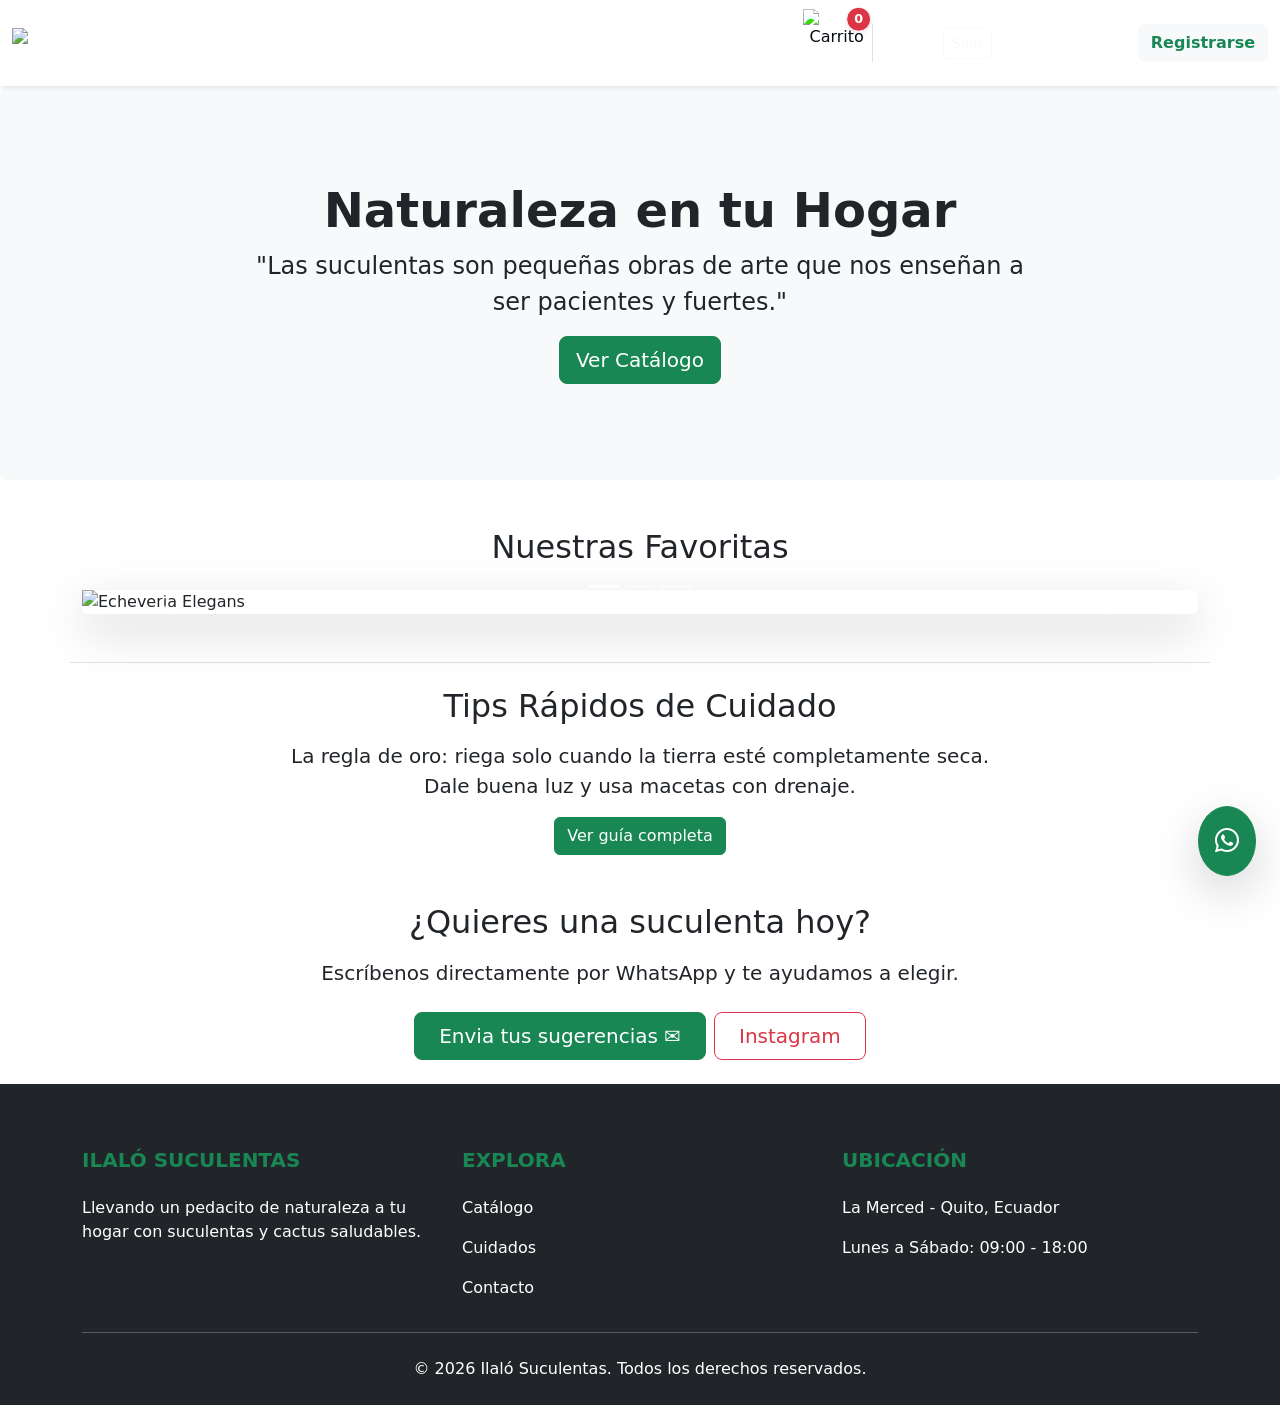
<file: src/main/resources/templates/index.html>
<!DOCTYPE html>
<html lang="es"
      xmlns:th="http://www.thymeleaf.org"
      xmlns:sec="http://www.thymeleaf.org/extras/spring-security">

<head>
    <meta charset="utf-8">
    <meta name="viewport" content="width=device-width, initial-scale=1">

    <meta name="description"
          content="Ilaló Suculentas - Catálogo de suculentas y cactus, tips de cuidado y contacto directo.">

    <title>Ilaló Suculentas</title>

    <link rel="icon"
          th:href="@{/img/logoSucu.png}"
          type="image/png">

    <!-- Bootstrap CSS -->
    <link href="https://cdn.jsdelivr.net/npm/bootstrap@5.3.3/dist/css/bootstrap.min.css"
          rel="stylesheet">

    <!-- Bootstrap Icons -->
    <link rel="stylesheet"
          href="https://cdn.jsdelivr.net/npm/bootstrap-icons@1.11.3/font/bootstrap-icons.min.css">

    <!-- Estilos personalizados -->
    <link rel="stylesheet" th:href="@{/estilos.css}">

    <!-- Google Fonts -->
    <link rel="preconnect" href="https://fonts.googleapis.com">
    <link rel="preconnect" href="https://fonts.gstatic.com" crossorigin>

    <link href="https://fonts.googleapis.com/css2?family=Poppins:wght@400;600;700&display=swap"
          rel="stylesheet">
</head>

<body>

<!-- NAVBAR -->
<header class="sticky-top shadow-sm">

    <nav th:fragment="header-nav"
         class="navbar navbar-expand-lg navbar-dark mi-nav-personalizada py-2">

        <div class="container-fluid">

            <!-- Logo -->
            <a class="navbar-brand d-flex align-items-center"
               th:href="@{/}">

                <img th:src="@{/img/logoSucu.png}"
                     alt="Logo Ilaló Suculentas"
                     width="30"
                     height="30"
                     class="d-inline-block align-text-top me-2">

                Ilaló Suculentas

            </a>

            <button class="navbar-toggler"
                    type="button"
                    data-bs-toggle="collapse"
                    data-bs-target="#navbarNav"
                    aria-controls="navbarNav"
                    aria-expanded="false"
                    aria-label="Alternar navegación">

                <span class="navbar-toggler-icon"></span>

            </button>

            <div class="collapse navbar-collapse"
                 id="navbarNav">

                <ul class="navbar-nav ms-auto me-3"
                    id="main-navbar-links">

                    <li class="nav-item">
                        <a class="nav-link" th:href="@{/}">
                            Inicio
                        </a>
                    </li>

                    <li class="nav-item">
                        <a class="nav-link" th:href="@{/catalogo}">
                            Catálogo
                        </a>
                    </li>

                    <li class="nav-item">
                        <a class="nav-link" th:href="@{/cuidados}">
                            Cuidados
                        </a>
                    </li>

                    <li class="nav-item">
                        <a class="nav-link" th:href="@{/nosotros}">
                            Nosotros
                        </a>
                    </li>

                    <li class="nav-item">
                        <a class="nav-link" th:href="@{/contacto}">
                            Contacto
                        </a>
                    </li>

                </ul>

                <div class="d-flex align-items-center">

                    <a th:href="@{/carrito}"
                       class="btn d-flex align-items-center justify-content-center position-relative p-0 carrito-hover-effect"
                       style="width: 70px; height: 70px; transition: transform 0.3s ease;">

                        <img th:src="@{/img/carrito.png}"
                             alt="Carrito"
                             style="width: 100%; height: 100%; object-fit: contain; mix-blend-mode: screen; filter: contrast(1.3) brightness(1.1) saturate(1.2);">

                        <span class="position-absolute top-0 start-100 translate-middle badge rounded-pill bg-danger border border-white shadow-sm"
                              style="font-size: 0.8rem; z-index: 3; padding: 0.38em 0.58em; margin-top: 10px; margin-left: -12px;"
                              th:text="${cantidadProductos}">
                            0
                        </span>

                    </a>

                    <div class="d-flex align-items-center gap-2 text-white border-start ps-3">

                        <th:block th:if="${#authorization.expression('isAuthenticated()')}">

                            <span class="me-2 text-white">
                                Hola,
                                <strong th:text="${#authentication.principal.nombre}"></strong>
                            </span>

                            <a th:href="@{/logout}"
                               class="btn btn-sm btn-outline-light">
                                Salir
                            </a>

                        </th:block>

                        <th:block th:if="${#authorization.expression('isAnonymous()')}">

                            <a th:href="@{/login}"
                               class="btn text-white fw-medium">
                                Iniciar Sesión
                            </a>

                            <a th:href="@{/registro}"
                               class="btn btn-light fw-bold text-success">
                                Registrarse
                            </a>

                        </th:block>

                    </div>

                </div>

            </div>

        </div>

    </nav>

</header>



<!-- SECCIÓN BIENVENIDA -->
<section class="p-5 mb-4 bg-light rounded-3 jumbotron-suculenta">

    <div class="container-fluid py-5 text-center">

        <h1 class="display-5 fw-bold">
            Naturaleza en tu Hogar
        </h1>

        <p class="col-md-8 fs-4 mx-auto">
            "Las suculentas son pequeñas obras de arte que nos enseñan a ser pacientes y fuertes."
        </p>

        <a th:href="@{/catalogo}"
           class="btn btn-success btn-lg">

            Ver Catálogo

        </a>

    </div>

</section>

<!-- CARRUSEL -->
<section class="container my-5">

    <h2 class="text-center mb-4">
        Nuestras Favoritas
    </h2>

    <div id="carouselSuculentas"
         class="carousel slide carousel-fade shadow-lg rounded"
         data-bs-ride="carousel">

        <div class="carousel-indicators">

            <button type="button"
                    data-bs-target="#carouselSuculentas"
                    data-bs-slide-to="0"
                    class="active"
                    aria-label="Slide 1">
            </button>

            <button type="button"
                    data-bs-target="#carouselSuculentas"
                    data-bs-slide-to="1"
                    aria-label="Slide 2">
            </button>

            <button type="button"
                    data-bs-target="#carouselSuculentas"
                    data-bs-slide-to="2"
                    aria-label="Slide 3">
            </button>

        </div>

        <div class="carousel-inner">

            <!-- Slide 1 -->
            <div class="carousel-item active"
                 data-bs-interval="3000">

                <img th:src="@{/img/elegans.jpg}"
                     class="d-block w-100 carrusel-img"
                     alt="Echeveria Elegans">

                <div class="carousel-caption d-none d-md-block fondo-caption">

                    <h5>Echeveria Elegans</h5>

                    <p>
                        La reina del jardín, perfecta y resistente.
                    </p>

                </div>

            </div>

            <!-- Slide 2 -->
            <div class="carousel-item"
                 data-bs-interval="3000">

                <img th:src="@{/img/suegra.jpg}"
                     class="d-block w-100 carrusel-img"
                     alt="Asiento de Suegra">

                <div class="carousel-caption d-none d-md-block fondo-caption">

                    <h5>Asiento de Suegra</h5>

                    <p>
                        Un clásico que no puede faltar en tu colección.
                    </p>

                </div>

            </div>

            <!-- Slide 3 -->
            <div class="carousel-item"
                 data-bs-interval="3000">

                <img th:src="@{/img/cante.png}"
                     class="d-block w-100 carrusel-img"
                     alt="Echeveria Cante">

                <div class="carousel-caption d-none d-md-block fondo-caption">

                    <h5>Echeveria Cante</h5>

                    <p>
                        Nuestra joya premium, elegancia pura.
                    </p>

                </div>

            </div>

        </div>

        <button class="carousel-control-prev"
                type="button"
                data-bs-target="#carouselSuculentas"
                data-bs-slide="prev">

            <span class="carousel-control-prev-icon"
                  aria-hidden="true">
            </span>

            <span class="visually-hidden">
                Anterior
            </span>

        </button>

        <button class="carousel-control-next"
                type="button"
                data-bs-target="#carouselSuculentas"
                data-bs-slide="next">

            <span class="carousel-control-next-icon"
                  aria-hidden="true">
            </span>

            <span class="visually-hidden">
                Siguiente
            </span>

        </button>

    </div>

</section>

<!-- TIPS DE CUIDADO -->
<section class="container mt-5 py-4 border-top text-center">

    <h2 class="mb-3">
        Tips Rápidos de Cuidado
    </h2>

    <p class="lead col-md-8 mx-auto mb-3">
        La regla de oro: riega solo cuando la tierra esté completamente seca.
        Dale buena luz y usa macetas con drenaje.
    </p>

    <a th:href="@{/cuidados}"
       class="btn btn-success">

        Ver guía completa

    </a>

</section>

<!-- REDES SOCIALES -->
<section class="container py-4 text-center">

    <h2 class="mb-3">
        ¿Quieres una suculenta hoy?
    </h2>

    <p class="lead mb-4">
        Escríbenos directamente por WhatsApp y te ayudamos a elegir.
    </p>

    <div class="d-flex justify-content-center gap-2">

      <!-- Cambiamos el link de WhatsApp por tu ruta de contacto local -->
<a th:href="@{/contacto}" class="btn btn-success btn-lg px-4">
    Envia tus sugerencias ✉️
</a>

<a href="https://www.instagram.com/90david73/"
   target="_blank"
   rel="noopener noreferrer"
   class="btn btn-outline-danger btn-lg px-4">
    Instagram
</a>


    </div>

</section>

<!-- BOTÓN FLOTANTE WHATSAPP -->
<a href="https://wa.me/593979084293"
   target="_blank"
   rel="noopener noreferrer"
   class="btn btn-success position-fixed bottom-0 end-0 m-4 shadow-lg rounded-circle p-3"
   aria-label="Abrir WhatsApp">

    <i class="bi bi-whatsapp fs-4"></i>

</a>

<!-- FOOTER -->
<footer class="bg-dark text-white pt-5 pb-4">

    <div class="container text-center text-md-start">

        <div class="row">

            <div class="col-md-4 mx-auto mt-3">

                <h5 class="text-uppercase mb-4 fw-bold text-success">
                    Ilaló Suculentas
                </h5>

                <p>
                    Llevando un pedacito de naturaleza a tu hogar con
                    suculentas y cactus saludables.
                </p>

            </div>

            <div class="col-md-4 mx-auto mt-3">

                <h5 class="text-uppercase mb-4 fw-bold text-success">
                    Explora
                </h5>

                <p>
                    <a th:href="@{/catalogo}"
                       class="text-white text-decoration-none">

                        Catálogo

                    </a>
                </p>

                <p>
                    <a th:href="@{/cuidados}"
                       class="text-white text-decoration-none">

                        Cuidados

                    </a>
                </p>

                <p>
                    <a th:href="@{/contacto}"
                       class="text-white text-decoration-none">

                        Contacto

                    </a>
                </p>

            </div>

            <div class="col-md-4 mx-auto mt-3">

                <h5 class="text-uppercase mb-4 fw-bold text-success">
                    Ubicación
                </h5>

                <p>
                    La Merced - Quito, Ecuador
                </p>

                <p>
                    Lunes a Sábado: 09:00 - 18:00
                </p>

            </div>

        </div>

        <hr class="mb-4">

        <div class="row">

            <div class="col text-center">

                <p class="mb-0">
                    &copy; 2026 Ilaló Suculentas.
                    Todos los derechos reservados.
                </p>

            </div>

        </div>

    </div>

</footer>

<!-- BOOTSTRAP JS -->
<script src="https://cdn.jsdelivr.net/npm/bootstrap@5.3.3/dist/js/bootstrap.bundle.min.js"></script>

<!-- JS PROPIO -->
<script th:src="@{/script.js}"></script>

</body>
</html>
</file>
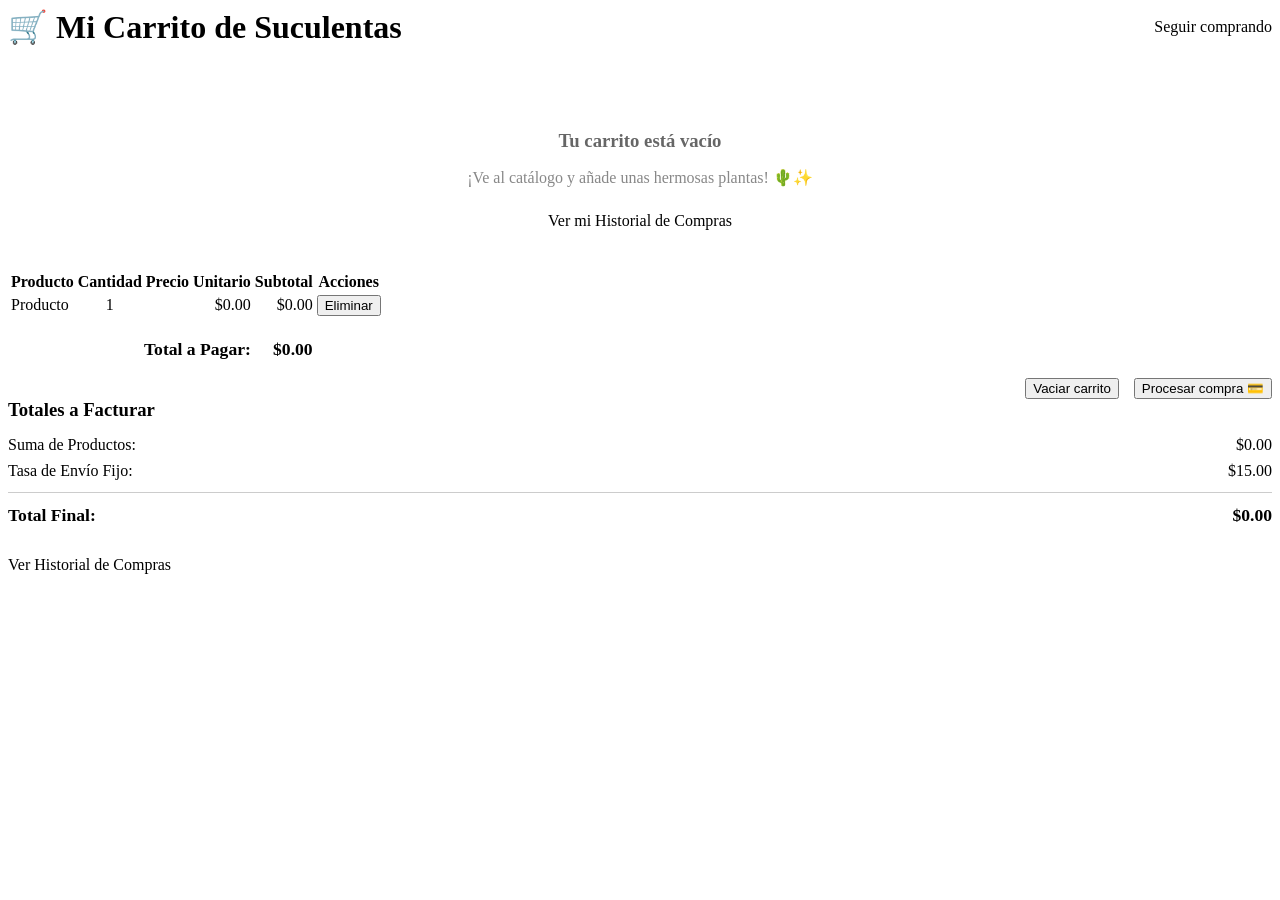
<file: src/main/resources/templates/carrito.html>
<!DOCTYPE html>
<html lang="es" xmlns:th="http://thymeleaf.org">
<head>
  <meta charset="UTF-8">
  <meta name="viewport" content="width=device-width, initial-scale=1.0">
  <title>Mi Carrito - Ilaló Suculentas</title>
  <!-- Conexión a tus estilos ricos locales -->
  <link rel="stylesheet" th:href="@{/estilos.css}">
</head>
<body>

  <div class="carrito-box">

    <div style="display: flex; justify-content: space-between; align-items: center; margin-bottom: 25px;">
      <h1 style="color: var(--verde-oscuro); font-weight: 800; margin: 0;">🛒 Mi Carrito de Suculentas</h1>
      <a th:href="@{/catalogo}" class="btn-filtro" style="text-decoration: none;">Seguir comprando</a>
    </div>

    <!-- 🌵 MENSAJE SI EL CARRITO ESTÁ VACÍO -->
    <div th:if="${#lists.isEmpty(detalles)}" style="text-align: center; padding: 40px 20px;">
      <h3 style="color: #666; margin-bottom: 15px;">Tu carrito está vacío</h3>
      <p style="color: #888; margin-bottom: 25px;">¡Ve al catálogo y añade unas hermosas plantas! 🌵✨</p>
      
      <div style="margin-top: 20px;" class="links-navegacion">
         <a th:href="@{/pedido/historial}" style="display: inline-block;">Ver mi Historial de Compras</a>
      </div>
    </div>

    <!-- 🌿 TABLA SI EL CARRITO TIENE ELEMENTOS -->
    <div th:unless="${#lists.isEmpty(detalles)}">
      <div style="overflow-x: auto;">
        <table class="table-carrito">
          <thead>
            <tr>
              <th style="text-align: left;">Producto</th>
              <th style="text-align: center;">Cantidad</th>
              <th style="text-align: right;">Precio Unitario</th>
              <th style="text-align: right;">Subtotal</th>
              <th style="text-align: center;">Acciones</th>
            </tr>
          </thead>
          <tbody>
            <tr th:each="detalle : ${detalles}">
              <td th:text="${detalle.producto.nombre}" style="font-weight: 500;">Producto</td>
              <td th:text="${detalle.cantidad}" style="text-align: center;">1</td>
              <td th:text="'$' + ${#numbers.formatDecimal(detalle.precioUnitario, 1, 2)}" style="text-align: right;">$0.00</td>
              <td th:text="'$' + ${#numbers.formatDecimal(detalle.cantidad * detalle.precioUnitario, 1, 2)}" style="text-align: right;">$0.00</td>
              <td style="text-align: center;">
                <form th:action="@{/carrito/eliminar/{detalleId}(detalleId=${detalle.id})}" method="post" style="margin:0;">
                  <button type="submit" class="btn-eliminar-item">Eliminar</button>
                </form>
              </td>
            </tr>
            <!-- Fila del total rápido -->
            <tr>
              <td colspan="3" style="text-align: right; font-weight: bold; font-size: 1.1rem; padding-top: 20px;">Total a Pagar:</td>
              <td style="text-align: right; font-weight: bold; color: var(--verde-principal); font-size: 1.1rem; padding-top: 20px;">
                <span th:with="total=${#aggregates.sum(detalles.![cantidad * precioUnitario])}"
                      th:text="'$' + ${#numbers.formatDecimal(total + 15, 1, 2)}">$0.00</span>
              </td>
              <td></td>
            </tr>
          </tbody>
        </table>
      </div>

      <!-- Botones de Acción del Carrito -->
      <div style="display: flex; justify-content: flex-end; gap: 15px; margin-top: 15px;">
        <form th:action="@{/carrito/vaciar}" method="post" style="margin: 0;">
          <button type="submit" class="btn-vaciar-carrito">Vaciar carrito</button>
        </form>

        <form th:action="@{/pedido/procesar}" method="post" style="margin: 0;">
          <button type="submit" class="btn-pago-exito">Procesar compra 💳</button>
        </form>
      </div>

      <!-- Sección de Desglose de Totales -->
      <div class="factura-resumen">
        <h3 style="color: var(--verde-oscuro); margin-top: 0; margin-bottom: 15px;">Totales a Facturar</h3>
        <p style="margin: 8px 0; display: flex; justify-content: space-between;">
          <span>Suma de Productos:</span> 
          <span th:with="total=${#aggregates.sum(detalles.![cantidad * precioUnitario])}"
                th:text="'$' + ${#numbers.formatDecimal(total, 1, 2)}" style="font-weight: 500;">$0.00</span>
        </p>
        <p style="margin: 8px 0; display: flex; justify-content: space-between;">
          <span>Tasa de Envío Fijo:</span> 
          <span style="font-weight: 500;">$15.00</span>
        </p>
        <hr style="border: 0; border-top: 1px solid #ccc; margin: 12px 0;"/>
        <p style="margin: 0; display: flex; justify-content: space-between; font-size: 1.1rem; color: var(--verde-oscuro);">
          <strong>Total Final:</strong> 
          <strong><span th:with="total=${#aggregates.sum(detalles.![cantidad * precioUnitario])}"
                th:text="'$' + ${#numbers.formatDecimal(total + 15, 1, 2)}">$0.00</span></strong>
        </p>
      </div>
      
      <div style="margin-top: 30px;" class="links-navegacion">
          <a th:href="@{/pedido/historial}">Ver Historial de Compras</a>
      </div>

    </div>

  </div>

</body>
</html>
</file>
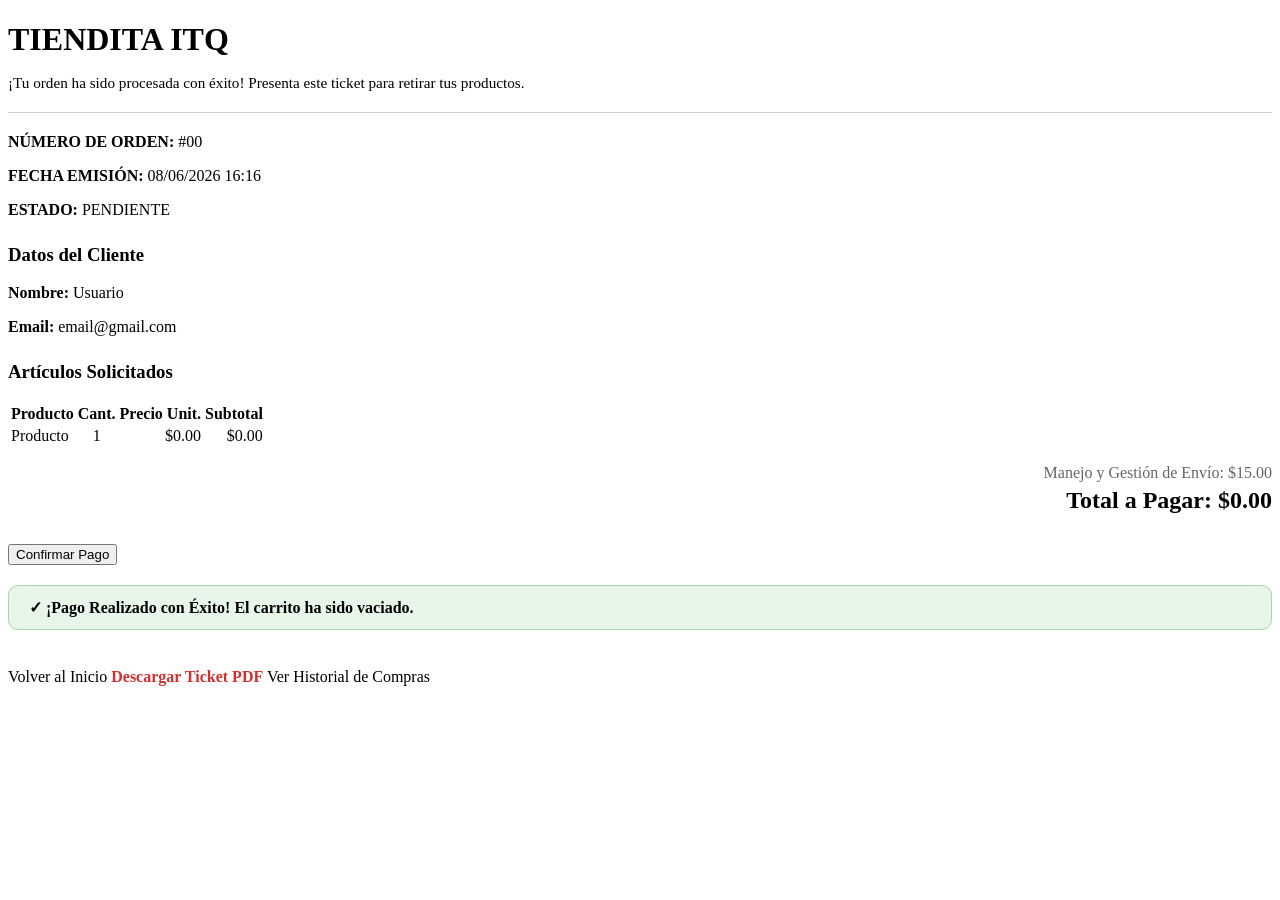
<file: src/main/resources/templates/confirmar.html>
<!DOCTYPE html>
<html lang="es" xmlns:th="http://thymeleaf.org">
<head>
    <meta charset="UTF-8">
    <meta name="viewport" content="width=device-width, initial-scale=1.0">
    <title>Confirmación de Compra</title>
    <!-- Conexión a tus estilos ricos locales -->
    <link rel="stylesheet" th:href="@{/estilos.css}">
</head>
<body>

    <div class="ticket-box">
        <h1 style="color: var(--verde-oscuro); font-weight: 800; margin-bottom: 5px;">TIENDITA ITQ</h1>
        <p style="color: var(--gris-texto); font-size: 0.95rem;">¡Tu orden ha sido procesada con éxito! Presenta este ticket para retirar tus productos.</p>
        
        <hr style="border: 0; border-top: 1px solid #ccc; margin: 20px 0;"/>

        <p><strong>NÚMERO DE ORDEN:</strong> #<span th:text="${pedido.id}">00</span></p>
        <p><strong>FECHA EMISIÓN:</strong> <span th:text="${#temporals.format(pedido.fecha, 'dd/MM/yyyy HH:mm')}">08/06/2026 16:16</span></p>
        <p><strong>ESTADO:</strong> 
            <span th:text="${pedido.estado}" 
                  th:style="${pedido.estado == 'Procesado' ? 'color: green; font-weight: bold;' : 'color: #e65100; font-weight: bold;'}">
                PENDIENTE
            </span>
        </p>

        <h3 style="color: var(--verde-principal); margin-top: 25px;">Datos del Cliente</h3>
        <p><strong>Nombre:</strong> <span th:text="${pedido.usuario.nombre}">Usuario</span></p>
        <p><strong>Email:</strong> <span th:text="${pedido.usuario.email}">email@gmail.com</span></p>

        <h3 style="color: var(--verde-principal); margin-top: 25px;">Artículos Solicitados</h3>
        <table class="table-ticket">
            <thead>
                <tr>
                    <th style="text-align: left;">Producto</th>
                    <th style="text-align: center;">Cant.</th>
                    <th style="text-align: right;">Precio Unit.</th>
                    <th style="text-align: right;">Subtotal</th>
                </tr>
            </thead>
            <tbody>
                <tr th:each="detalle : ${pedido.detalles}">
                    <td th:text="${detalle.producto.nombre}" style="font-weight: 500;">Producto</td>
                    <td th:text="${detalle.cantidad}" style="text-align: center;">1</td>
                    <td th:text="'$' + ${#numbers.formatDecimal(detalle.precioUnitario, 1, 2)}" style="text-align: right;">$0.00</td>
                    <td th:text="'$' + ${#numbers.formatDecimal(detalle.cantidad * detalle.precioUnitario, 1, 2)}" style="text-align: right;">$0.00</td>
                </tr>
            </tbody>
        </table>

        <p style="text-align: right; color: #666; margin-bottom: 5px;">Manejo y Gestión de Envío: $15.00</p>
        <h2 style="text-align: right; color: var(--verde-oscuro); font-weight: 800; margin-top: 0;">
            Total a Pagar: $<span th:text="${#numbers.formatDecimal(pedido.total + 15, 1, 2)}">0.00</span>
        </h2>

        <div style="margin-top: 30px;" class="links-navegacion">
            <form th:if="${pedido.estado == 'Pendiente'}" th:action="@{/pedido/confirmar-pago/{id}(id=${pedido.id})}" method="post" style="display: inline-block; margin-bottom: 20px;">
                <button type="submit" class="btn-pago-exito">Confirmar Pago</button>
            </form>

            <div th:if="${pedido.estado == 'Procesado'}" style="background-color: #e8f5e9; color: var(--verde-principal); padding: 12px 20px; border-radius: 10px; font-weight: bold; margin-bottom: 20px; border: 1px solid #a5d6a7;">
                ✓ ¡Pago Realizado con Éxito! El carrito ha sido vaciado.
            </div>

            <br/>
            <a th:href="@{/}">Volver al Inicio</a>
            <a th:href="@{/pedido/pdf/{id}(id=${pedido.id})}" th:if="${pedido.estado == 'Procesado'}" style="color: #d32f2f; font-weight: bold;">Descargar Ticket PDF</a>
            <a th:href="@{/pedido/historial}">Ver Historial de Compras</a>
        </div>
    </div>

</body>
</html>
</file>
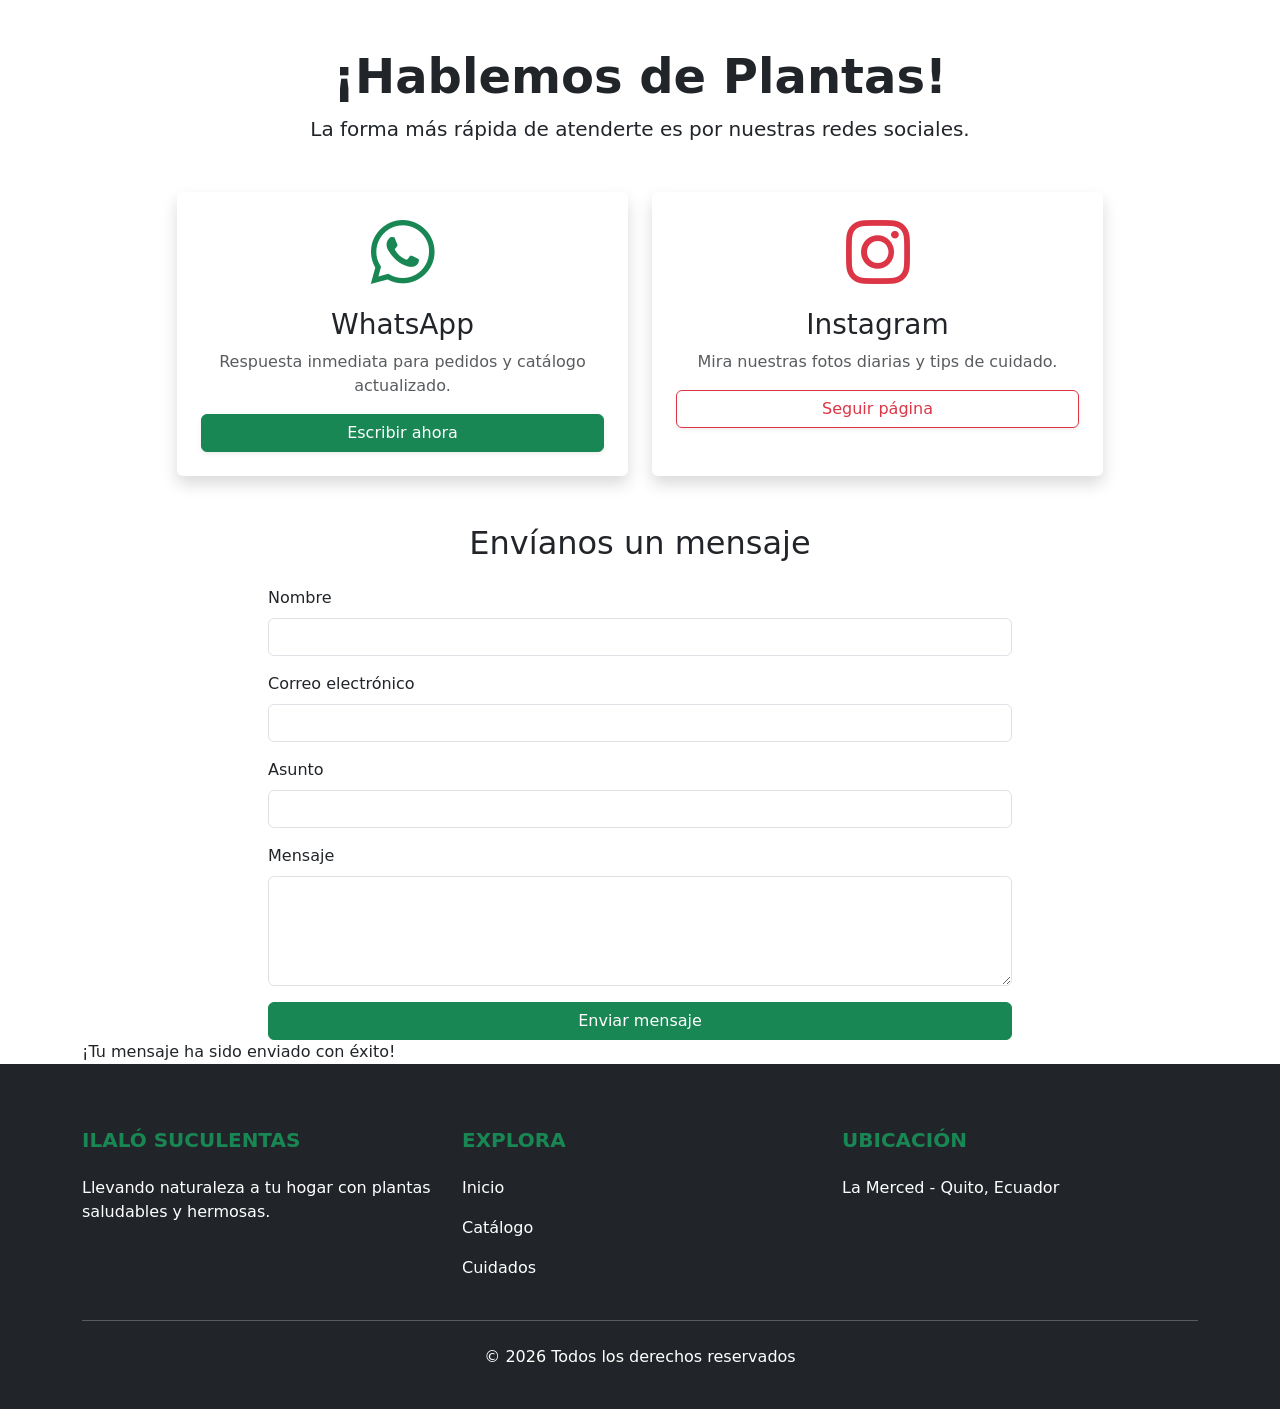
<file: src/main/resources/templates/contacto.html>
<!doctype html>
<html lang="es" xmlns:th="http://www.thymeleaf.org">

<head>
  <meta charset="utf-8">
  <meta name="viewport" content="width=device-width, initial-scale=1">
  <meta name="description" content="Contáctanos por WhatsApp o Instagram para comprar suculentas y cactus.">

  <title>Contacto - Ilaló Suculentas</title>

  <!-- Favicon -->
  <link rel="icon" th:href="@{/img/logoSucu.png}" type="image/png">

  <!-- Bootstrap CSS -->
  <link href="https://cdn.jsdelivr.net/npm/bootstrap@5.3.3/dist/css/bootstrap.min.css" rel="stylesheet">

  <!-- Bootstrap Icons -->
  <link href="https://cdn.jsdelivr.net/npm/bootstrap-icons@1.11.3/font/bootstrap-icons.css" rel="stylesheet">

  <!-- Estilos -->
  <link rel="stylesheet" th:href="@{/estilos.css}">

  <!-- Google Fonts -->
  <link rel="preconnect" href="https://fonts.googleapis.com">
  <link rel="preconnect" href="https://fonts.gstatic.com" crossorigin>

  <link href="https://fonts.googleapis.com/css2?family=Poppins:wght@400;600;700&display=swap"
        rel="stylesheet">
</head>

<body>

  <!-- NAVBAR -->
 <!-- !HEADER -->
  <!-- Inyección automática del menú maestro desde index -->
<header th:replace="~{index :: header-nav}"></header>

  <!-- CONTENIDO -->
  <main class="container my-5">

    <div class="text-center mb-5">

      <h1 class="display-5 fw-bold">
        ¡Hablemos de Plantas!
      </h1>

      <p class="lead col-md-8 mx-auto">
        La forma más rápida de atenderte es por nuestras redes sociales.
      </p>

    </div>

    <!-- TARJETAS -->
    <div class="row g-4 justify-content-center mb-5">

      <!-- WHATSAPP -->
      <div class="col-md-5">

        <a href="https://wa.me/593979084293"
           target="_blank"
           class="text-decoration-none"
           rel="noopener">

          <div class="card shadow p-4 border-0 h-100 text-center card-hover-verde">

            <i class="bi bi-whatsapp display-3 text-success mb-3"></i>

            <h3 class="text-dark">
              WhatsApp
            </h3>

            <p class="text-muted">
              Respuesta inmediata para pedidos y catálogo actualizado.
            </p>

            <span class="btn btn-success shadow-sm">
              Escribir ahora
            </span>

          </div>

        </a>

      </div>

      <!-- INSTAGRAM -->
      <div class="col-md-5">

        <a href="https://www.instagram.com/90david73/"
           target="_blank"
           class="text-decoration-none"
           rel="noopener">

          <div class="card shadow p-4 border-0 h-100 text-center card-hover-rosa">

            <i class="bi bi-instagram display-3 text-danger mb-3"></i>

            <h3 class="text-dark">
              Instagram
            </h3>

            <p class="text-muted">
              Mira nuestras fotos diarias y tips de cuidado.
            </p>

            <span class="btn btn-outline-danger shadow-sm">
              Seguir página
            </span>

          </div>

        </a>

      </div>

    </div>

  </main>


<div class="container mt-5">
    <h2 class="text-center mb-4">Envíanos un mensaje</h2>
         <form th:action="@{/contacto}" th:object="${contacto}" method="post" class="col-md-8 mx-auto">
        <div class="mb-3">
            <label for="nombre" class="form-label">Nombre</label>
            <input type="text" th:field="*{nombre}" class="form-control" th:errorclass="is-invalid" id="nombre">
            <div th:if="${#fields.hasErrors('nombre')}" th:errors="*{nombre}" style="color: #d32f2f; font-size: 0.85rem; font-weight: bold; margin-top: 5px;"></div>
        </div>

        <div class="mb-3">
            <label for="email" class="form-label">Correo electrónico</label>
            <input type="text" th:field="*{email}" class="form-control" th:errorclass="is-invalid" id="email">
            <div th:if="${#fields.hasErrors('email')}" th:errors="*{email}" style="color: #d32f2f; font-size: 0.85rem; font-weight: bold; margin-top: 5px;"></div>
        </div>

        <div class="mb-3">
            <label for="asunto" class="form-label">Asunto</label>
            <input type="text" th:field="*{asunto}" class="form-control" th:errorclass="is-invalid" id="asunto">
            <div th:if="${#fields.hasErrors('asunto')}" th:errors="*{asunto}" style="color: #d32f2f; font-size: 0.85rem; font-weight: bold; margin-top: 5px;"></div>
        </div>

        <div class="mb-3">
            <label for="mensaje" class="form-label">Mensaje</label>
            <textarea th:field="*{mensaje}" class="form-control" rows="4" th:errorclass="is-invalid" id="mensaje"></textarea>
            <div th:if="${#fields.hasErrors('mensaje')}" th:errors="*{mensaje}" style="color: #d32f2f; font-size: 0.85rem; font-weight: bold; margin-top: 5px;"></div>
        </div>

        <button type="submit" class="btn btn-success w-100">Enviar mensaje</button>
    </form>



    <!-- Reemplaza la línea 147 por esto: -->
<div th:if="${mensajeExito}" class="alerta-flotante">
    <span th:text="${mensajeExito}">¡Tu mensaje ha sido enviado con éxito!</span>
</div>

</div>


  <!-- FOOTER -->
  <footer class="bg-dark text-white pt-5 pb-4">

    <div class="container text-center text-md-start">

      <div class="row">

        <div class="col-md-4 mt-3">

          <h5 class="text-uppercase mb-4 fw-bold text-success">
            Ilaló Suculentas
          </h5>

          <p>
            Llevando naturaleza a tu hogar con plantas saludables y hermosas.
          </p>

        </div>

        <div class="col-md-4 mt-3">

          <h5 class="text-uppercase mb-4 fw-bold text-success">
            Explora
          </h5>

          <p>
            <a th:href="@{/}" class="text-white text-decoration-none">
              Inicio
            </a>
          </p>

          <p>
            <a th:href="@{/catalogo}" class="text-white text-decoration-none">
              Catálogo
            </a>
          </p>

          <p>
            <a th:href="@{/cuidados}" class="text-white text-decoration-none">
              Cuidados
            </a>
          </p>

        </div>

        <div class="col-md-4 mt-3">

          <h5 class="text-uppercase mb-4 fw-bold text-success">
            Ubicación
          </h5>

          <p>La Merced - Quito, Ecuador</p>

        </div>

      </div>

      <hr class="my-4">

      <div class="text-center">

        <p>
          © 2026 Todos los derechos reservados
        </p>

      </div>

    </div>

  </footer>

  <!-- Bootstrap JS -->
  <script src="https://cdn.jsdelivr.net/npm/bootstrap@5.3.3/dist/js/bootstrap.bundle.min.js"></script>
<!-- Vinculación del archivo de lógica interactiva JS -->
<script th:src="@{/script.js}"></script>

</body>
</html>
</file>
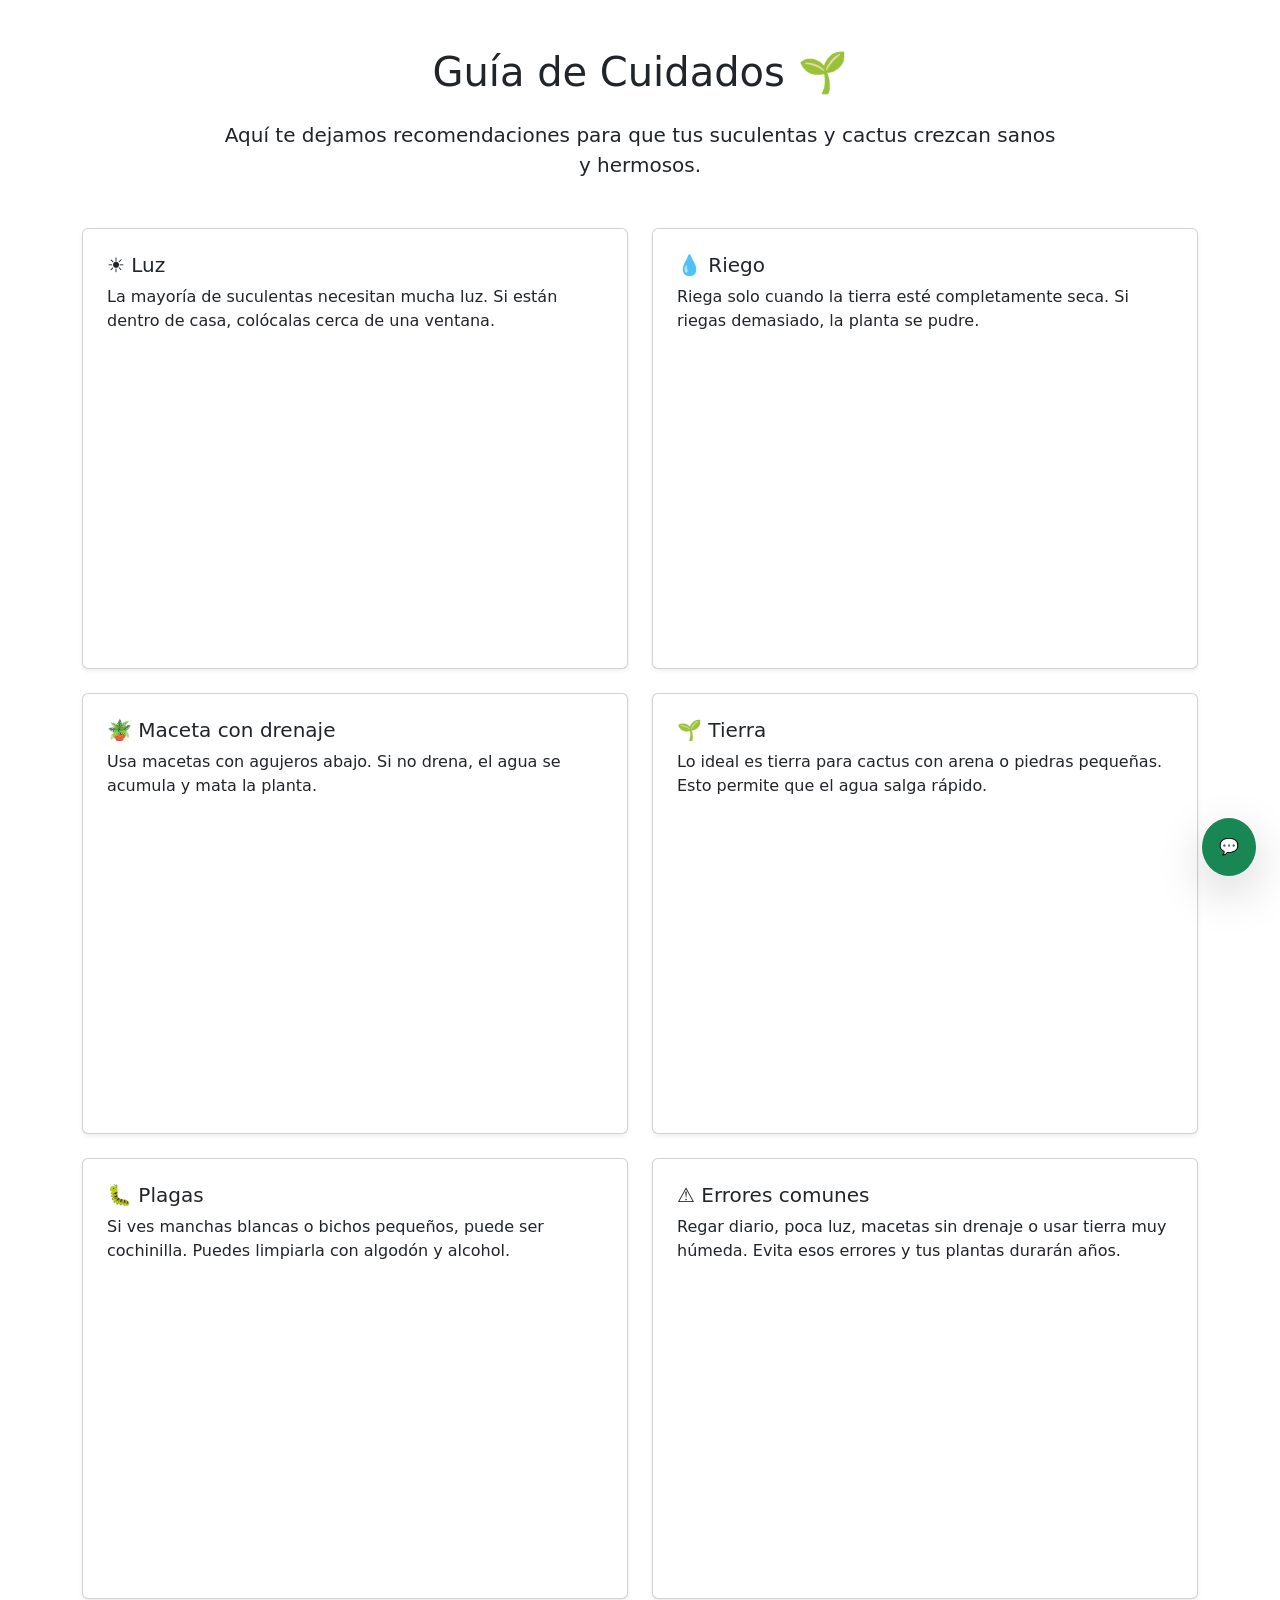
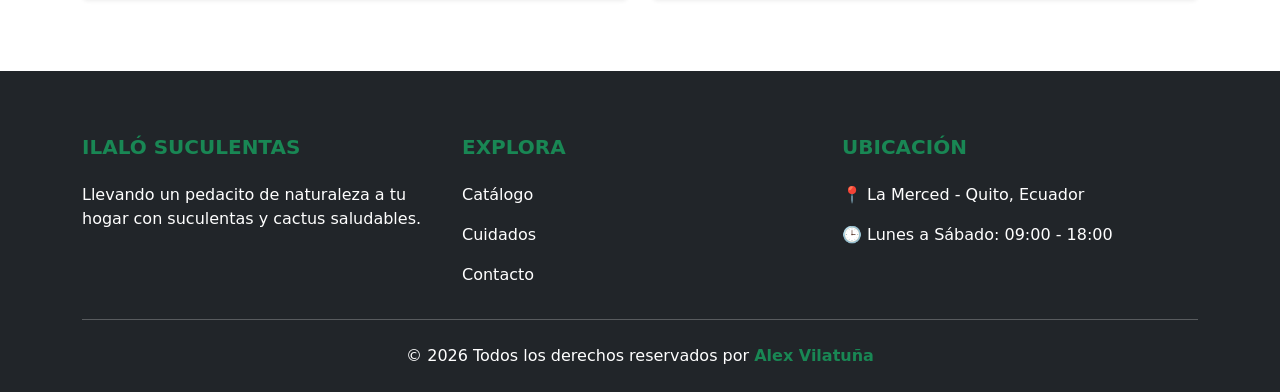
<file: src/main/resources/templates/cuidados.html>
<!doctype html>
<html lang="es" xmlns:th="http://www.thymeleaf.org">

<head>
  <meta charset="utf-8">
  <meta name="viewport" content="width=device-width, initial-scale=1">

  <meta name="description" content="Guía completa de cuidados para suculentas y cactus.">

  <title>Cuidados - Ilaló Suculentas</title>

  <!-- Favicon -->
  <link rel="icon" th:href="@{/img/logoSucu.png}" type="image/png">

  <!-- Bootstrap CSS -->
  <link href="https://cdn.jsdelivr.net/npm/bootstrap@5.3.8/dist/css/bootstrap.min.css" rel="stylesheet">

  <!-- CSS propio -->
  <link rel="stylesheet" th:href="@{/estilos.css}">

  <!-- Google Fonts -->
  <link rel="preconnect" href="https://fonts.googleapis.com">
  <link rel="preconnect" href="https://fonts.gstatic.com" crossorigin>

  <link href="https://fonts.googleapis.com/css2?family=Poppins:wght@400;600;700&display=swap"
        rel="stylesheet">
</head>

<body>

  <!-- NAVBAR -->
   <!-- !HEADER -->
  <!-- Inyección automática del menú maestro desde index -->
<header th:replace="~{index :: header-nav}"></header>

  <!-- CONTENIDO -->
  <section class="container my-5">

    <h1 class="text-center mb-4">
      Guía de Cuidados 🌱
    </h1>

    <p class="lead text-center col-md-9 mx-auto">
      Aquí te dejamos recomendaciones para que tus suculentas y cactus crezcan sanos y hermosos.
    </p>

    <!-- TARJETAS -->
    <div class="row mt-5">

      <!-- TARJETA 1 -->
      <div class="col-md-6 mb-4">

        <div class="card shadow-sm h-100 p-4">

          <h3 class="h5">☀️ Luz</h3>

          <p>
            La mayoría de suculentas necesitan mucha luz.
            Si están dentro de casa, colócalas cerca de una ventana.
          </p>

          <div class="ratio ratio-16x9 mt-3">

            <iframe src="https://www.youtube.com/embed/OyKst1XW0Io"
                    title="Video sobre luz"
                    allowfullscreen>
            </iframe>

          </div>

        </div>

      </div>

      <!-- TARJETA 2 -->
      <div class="col-md-6 mb-4">

        <div class="card shadow-sm h-100 p-4">

          <h3 class="h5">💧 Riego</h3>

          <p>
            Riega solo cuando la tierra esté completamente seca.
            Si riegas demasiado, la planta se pudre.
          </p>

          <div class="ratio ratio-16x9 mt-3">

            <iframe src="https://www.youtube.com/embed/-6A14VEDdAU?si=z-avlkgV9_Ka8pnT"
                    title="Video sobre riego"
                    allowfullscreen>
            </iframe>

          </div>

        </div>

      </div>

      <!-- TARJETA 3 -->
      <div class="col-md-6 mb-4">

        <div class="card shadow-sm h-100 p-4">

          <h3 class="h5">🪴 Maceta con drenaje</h3>

          <p>
            Usa macetas con agujeros abajo.
            Si no drena, el agua se acumula y mata la planta.
          </p>

          <div class="ratio ratio-16x9 mt-3">

            <iframe src="https://www.youtube.com/embed/c3CfM6ngUzs?si=QPCW5yKuz02h0BGX"
                    title="Video sobre drenaje"
                    allowfullscreen>
            </iframe>

          </div>

        </div>

      </div>

      <!-- TARJETA 4 -->
      <div class="col-md-6 mb-4">

        <div class="card shadow-sm h-100 p-4">

          <h3 class="h5">🌱 Tierra</h3>

          <p>
            Lo ideal es tierra para cactus con arena o piedras pequeñas.
            Esto permite que el agua salga rápido.
          </p>

          <div class="ratio ratio-16x9 mt-3">

            <iframe src="https://www.youtube.com/embed/fBUTiGwV5TY?si=bekTIZQiKkOXh-L0"
                    title="Video sobre tierra"
                    allowfullscreen>
            </iframe>

          </div>

        </div>

      </div>

      <!-- TARJETA 5 -->
      <div class="col-md-6 mb-4">

        <div class="card shadow-sm h-100 p-4">

          <h3 class="h5">🐛 Plagas</h3>

          <p>
            Si ves manchas blancas o bichos pequeños, puede ser cochinilla.
            Puedes limpiarla con algodón y alcohol.
          </p>

          <div class="ratio ratio-16x9 mt-3">

            <iframe src="https://www.youtube.com/embed/PVGqgOWbTkw?si=47_Rzb6BHgRDHepV"
                    title="Video sobre plagas"
                    allowfullscreen>
            </iframe>

          </div>

        </div>

      </div>

      <!-- TARJETA 6 -->
      <div class="col-md-6 mb-4">

        <div class="card shadow-sm h-100 p-4">

          <h3 class="h5">⚠️ Errores comunes</h3>

          <p>
            Regar diario, poca luz, macetas sin drenaje o usar tierra muy húmeda.
            Evita esos errores y tus plantas durarán años.
          </p>

          <div class="ratio ratio-16x9 mt-3">

            <iframe src="https://www.youtube.com/embed/yLpF_3TIn4k?si=eoXTA9nJ8PD-j8mE"
                    title="Video sobre errores comunes"
                    allowfullscreen>
            </iframe>

          </div>

        </div>

      </div>

    </div>

  </section>

  <!-- BOTÓN WHATSAPP -->
  <a href="https://wa.me/593979084293"
     target="_blank"
     rel="noopener"
     class="btn btn-success position-fixed bottom-0 end-0 m-4 shadow-lg rounded-circle p-3">

    💬

  </a>

  <!-- FOOTER -->
  <footer class="bg-dark text-white pt-5 pb-4">

    <div class="container text-center text-md-start">

      <div class="row">

        <!-- INFO -->
        <div class="col-md-4 mx-auto mt-3">

          <h5 class="text-uppercase mb-4 fw-bold text-success">
            Ilaló Suculentas
          </h5>

          <p>
            Llevando un pedacito de naturaleza a tu hogar con suculentas y cactus saludables.
          </p>

        </div>

        <!-- ENLACES -->
        <div class="col-md-4 mx-auto mt-3">

          <h5 class="text-uppercase mb-4 fw-bold text-success">
            Explora
          </h5>

          <p>
            <a th:href="@{/catalogo}" class="text-white text-decoration-none">
              Catálogo
            </a>
          </p>

          <p>
            <a th:href="@{/cuidados}" class="text-white text-decoration-none">
              Cuidados
            </a>
          </p>

          <p>
            <a th:href="@{/contacto}" class="text-white text-decoration-none">
              Contacto
            </a>
          </p>

        </div>

        <!-- UBICACIÓN -->
        <div class="col-md-4 mx-auto mt-3">

          <h5 class="text-uppercase mb-4 fw-bold text-success">
            Ubicación
          </h5>

          <p>📍 La Merced - Quito, Ecuador</p>

          <p>🕒 Lunes a Sábado: 09:00 - 18:00</p>

        </div>

      </div>

      <hr class="mb-4">

      <!-- COPYRIGHT -->
      <div class="row">

        <div class="col text-center">

          <p class="mb-0">
            © 2026 Todos los derechos reservados por
            <strong class="text-success">
              Alex Vilatuña
            </strong>
          </p>

        </div>

      </div>

    </div>

  </footer>

  <!-- Bootstrap JS -->
  <script src="https://cdn.jsdelivr.net/npm/bootstrap@5.3.8/dist/js/bootstrap.bundle.min.js"></script>
<!-- Vinculación del archivo de lógica interactiva JS -->
<script th:src="@{/script.js}"></script>

</body>
</html>
</file>
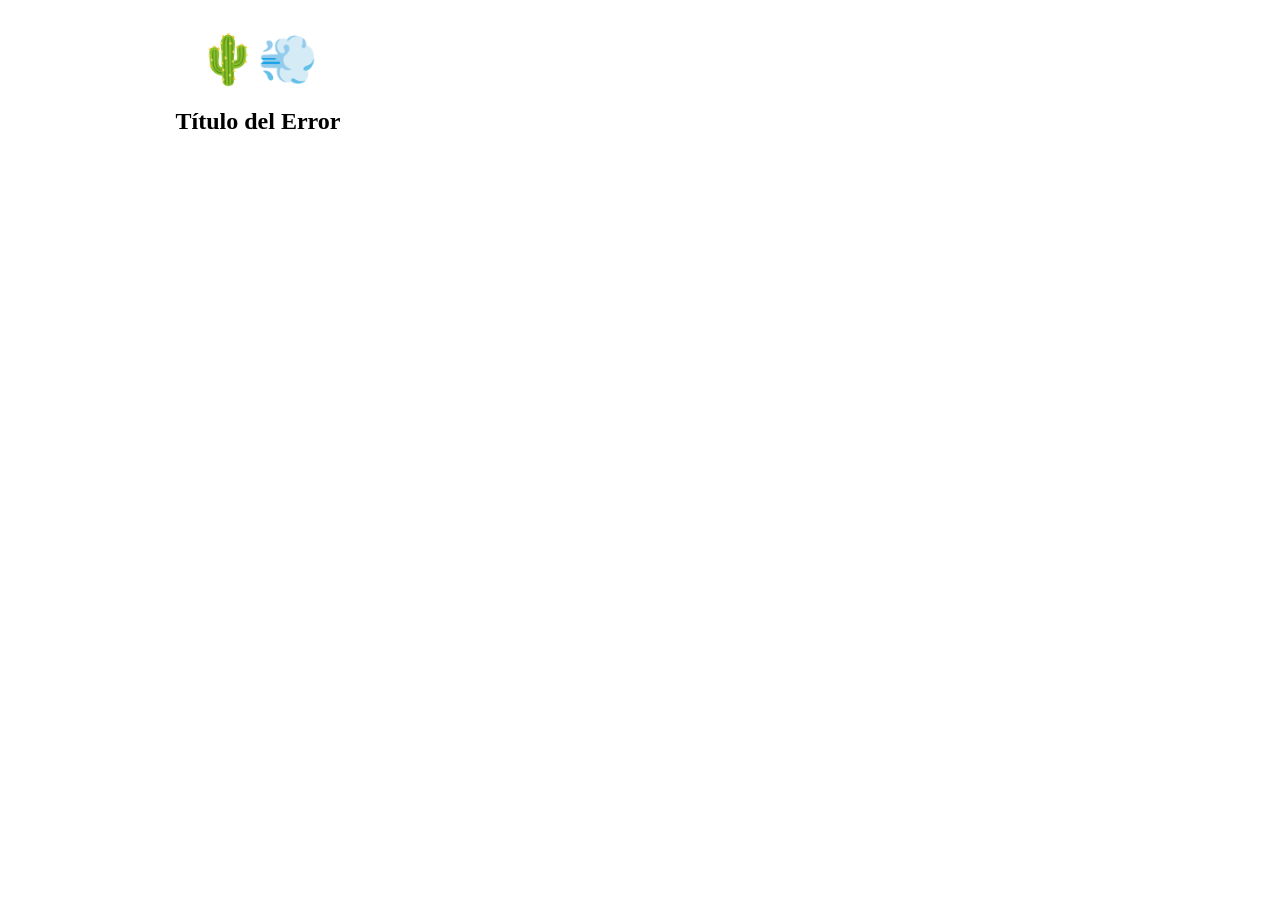
<file: src/main/resources/templates/error-personalizado.html>
<!DOCTYPE html>
<html lang="es" xmlns:th="http://thymeleaf.org">
<head>
    <meta charset="UTF-8">
    <title>¡Ups! Hay un problema</title>
    <link rel="stylesheet" th:href="@{/estilos.css}">
</head>
<body>
    <div class="ticket-box" style="text-align: center; max-width: 500px;">
        <h1 style="color: #d32f2f; font-size: 3rem; margin-bottom: 10px;">🌵💨</h1>
        <h2 th:text="${titulo}" style="color: var(--verde-oscuro);">Título del Error</h2>
        <p th:text="${mensaje}" style="color: var(--gris-texto); margin: 20px 0; line-height: 1.6;"></p>
        
        <div class="links-navegacion" style="margin-top: 25px;">
            <a th:href="@{/}" class="btn-pago-exito" style="text-decoration: none; display: inline-block; color: white;">Volver al Inicio</a>
        </div>
    </div>
</body>
</html>
</file>
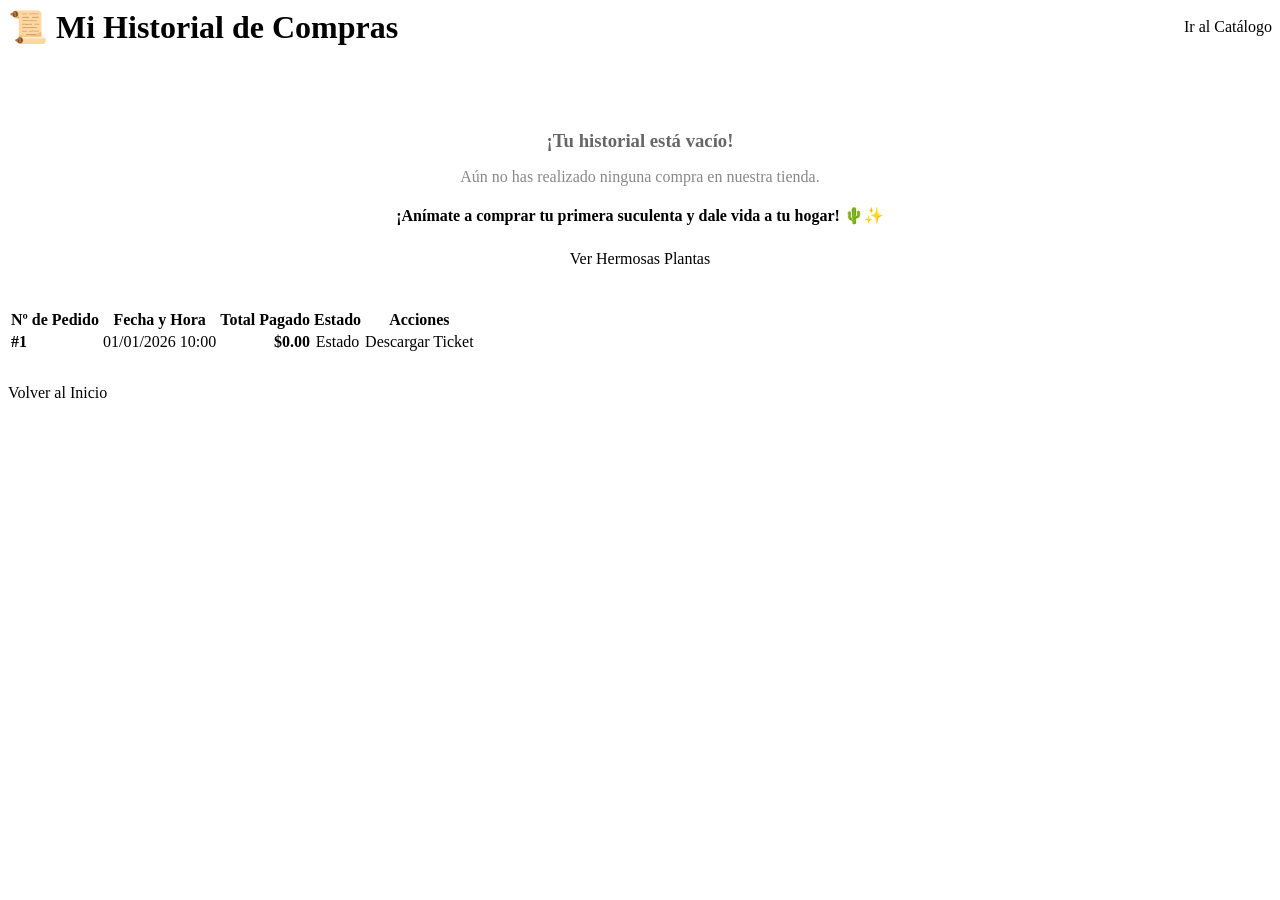
<file: src/main/resources/templates/historial.html>
<!DOCTYPE html>
<html lang="es" xmlns:th="http://thymeleaf.org">
<head>
  <meta charset="UTF-8">
  <meta name="viewport" content="width=device-width, initial-scale=1.0">
  <title>Mi Historial de compras</title>
  <!-- Conexión a tus estilos ricos locales -->
  <link rel="stylesheet" th:href="@{/estilos.css}">
</head>
<body>

    <div class="historial-box">
        
        <div style="display: flex; justify-content: space-between; align-items: center; margin-bottom: 25px;">
            <h1 style="color: var(--verde-oscuro); font-weight: 800; margin: 0;">📜 Mi Historial de Compras</h1>
            <a th:href="@{/catalogo}" class="btn-filtro" style="text-decoration: none;">Ir al Catálogo</a>
        </div>

        <!-- ✅ MENSAJE SI EL HISTORIAL ESTÁ VACÍO -->
        <div th:if="${#lists.isEmpty(historial)}" style="text-align: center; padding: 40px 20px;">
            <h3 style="color: #666; margin-bottom: 10px;">¡Tu historial está vacío!</h3>
            <p style="color: #888; margin-bottom: 20px;">Aún no has realizado ninguna compra en nuestra tienda.</p>
            <p style="font-weight: 600; color: var(--verde-oscuro); margin-bottom: 25px;">¡Anímate a comprar tu primera suculenta y dale vida a tu hogar! 🌵✨</p>
            <a th:href="@{/catalogo}" class="btn-pago-exito" style="text-decoration: none; display: inline-block;">Ver Hermosas Plantas</a>
        </div>

        <!-- ✅ TABLA SI EL HISTORIAL TIENE COMPRAS -->
        <div th:unless="${#lists.isEmpty(historial)}" style="overflow-x: auto;">
            <table class="table-historial">
                <thead>
                    <tr>
                        <th>Nº de Pedido</th>
                        <th>Fecha y Hora</th>
                        <th style="text-align: right;">Total Pagado</th>
                        <th style="text-align: center;">Estado</th>
                        <th style="text-align: center;">Acciones</th>
                    </tr>
                </thead>
                <tbody>
                    <tr th:each="pedido : ${historial}">
                        <td style="font-weight: bold;" th:text="'#' + ${pedido.id}">#1</td>
                        <td th:text="${#temporals.format(pedido.fecha, 'dd/MM/yyyy HH:mm')}">01/01/2026 10:00</td>
                        <td style="text-align: right; font-weight: 600; color: var(--verde-principal);" th:text="'$' + ${#numbers.formatDecimal(pedido.total + 15, 1, 2)}">$0.00</td>
                        <td style="text-align: center;">
                            <span th:text="${pedido.estado}" 
                                  th:class="${pedido.estado == 'Procesado' ? 'badge-procesado' : 'badge-pendiente'}">
                                Estado
                            </span>
                        </td>
                        <td style="text-align: center;">
                            <a th:href="@{/pedido/pdf/{id}(id=${pedido.id})}" class="btn-pdf-descarga" th:if="${pedido.estado == 'Procesado'}">
                                Descargar Ticket
                            </a>
                        </td>
                    </tr>
                </tbody>
            </table>
        </div>

        <div style="margin-top: 30px;" class="links-navegacion">
            <a th:href="@{/}">Volver al Inicio</a>
        </div>
        
    </div>

</body>
</html>
</file>
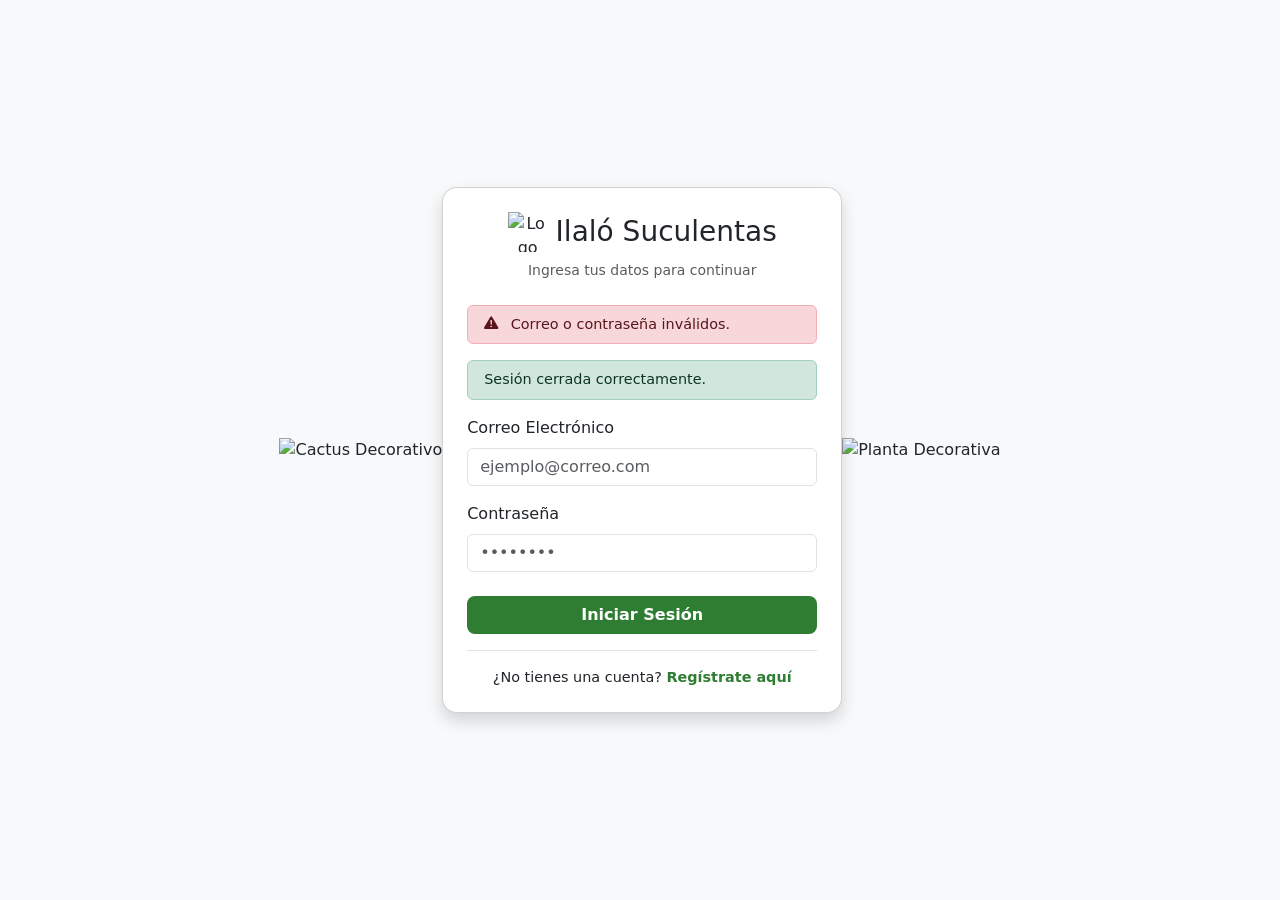
<file: src/main/resources/templates/login.html>
<!DOCTYPE html>
<html lang="es" xmlns:th="http://www.thymeleaf.org">
<head>
    <meta charset="UTF-8">
    <meta name="viewport" content="width=device-width, initial-scale=1.0">
    <title>Iniciar Sesión - Ilaló Suculentas</title>

    <!-- BOOTSTRAP 5.3.3 CSS -->
    <link href="https://cdn.jsdelivr.net/npm/bootstrap@5.3.3/dist/css/bootstrap.min.css" rel="stylesheet">

    <!-- BOOTSTRAP ICONS -->
    <link href="https://cdn.jsdelivr.net/npm/bootstrap-icons@1.11.3/font/bootstrap-icons.css" rel="stylesheet">

    <!-- 🌟 ENLACE A TU ARCHIVO DE ESTILOS PRINCIPAL -->
    <link rel="stylesheet" th:href="@{/estilos.css}">

    <!-- BOOTSTRAP JS -->
    <script src="https://cdn.jsdelivr.net/npm/bootstrap@5.3.3/dist/js/bootstrap.bundle.min.js"></script>
</head>

<body class="bg-light d-flex align-items-center justify-content-center" style="min-height: 100vh;">


 <!-- 🎨 Manchas de acuarela sueltas en el fondo -->
    <div class="mancha-fondo-login mancha-uno d-none d-lg-block"></div>
    <div class="mancha-fondo-login mancha-dos d-none d-lg-block"></div>
    <div class="mancha-fondo-login mancha-tres d-none d-lg-block"></div>


    <!-- 🌵 Dibujo del Cactus (Izquierda) -->
    <img th:src="@{/img/cactus-izq.png}" alt="Cactus Decorativo" class="img-decorativa-login decorativa-izq d-none d-lg-block">

 

    <div class="card shadow" style="width: 100%; max-width: 400px; border-radius: 15px;">
        <div class="card-body p-4">
           
            <!-- 🌵 LOGOTIPO OFICIAL CON LETRA POPPINS -->
            <div class="text-center mb-4 login-header-brand">
                <div class="d-flex align-items-center justify-content-center mb-2 branding-wrapper">
                    <img th:src="@{/img/logoSucu.png}" 
                         alt="Logo Ilaló Suculentas" 
                         width="40" 
                         height="40" 
                         class="me-2 brand-logo-circle">
                    <h3 class="brand-text-title mb-0">Ilaló Suculentas</h3>
                </div>
                <p class="text-muted small mb-0">Ingresa tus datos para continuar</p>
            </div>

            <!-- Alerta si las credenciales son incorrectas -->
            <div th:if="${param.error}" class="alert alert-danger py-2" role="alert" style="font-size: 0.9rem;">
                <i class="bi bi-exclamation-triangle-fill me-2"></i> Correo o contraseña inválidos.
            </div>

            <!-- Alerta si cerró sesión -->
            <div th:if="${param.logout}" class="alert alert-success py-2" role="alert" style="font-size: 0.9rem;">
                Sesión cerrada correctamente.
            </div>

            <!-- Formulario de login -->
            <form th:action="@{/login}" method="post">
                <div class="mb-3">
                    <label for="email" class="form-label fw-medium">Correo Electrónico</label>
                    <input type="email" class="form-control" id="email" name="email" required placeholder="ejemplo@correo.com">
                </div>

                <div class="mb-4">
                    <label for="password" class="form-label fw-medium">Contraseña</label>
                    <input type="password" class="form-control" id="password" name="password" required placeholder="••••••••">
                </div>

                <button type="submit" class="btn w-100 text-white fw-bold mb-3" style="background-color: #2e7d32; border-radius: 8px;">
                    Iniciar Sesión
                </button>
            </form>

            <div class="text-center border-top pt-3" style="font-size: 0.9rem;">
                <span>¿No tienes una cuenta?</span>
                <a th:href="@{/registro}" class="fw-semibold text-decoration-none" style="color: #2e7d32;">Regístrate aquí</a>
            </div>
        </div>
    </div>


   <!-- 🌿 Dibujo de Planta Colgante (Derecha) -->
    <img th:src="@{/img/cactus-der.png}" alt="Planta Decorativa" class="img-decorativa-login decorativa-der d-none d-lg-block">





</body>
</html>
</file>
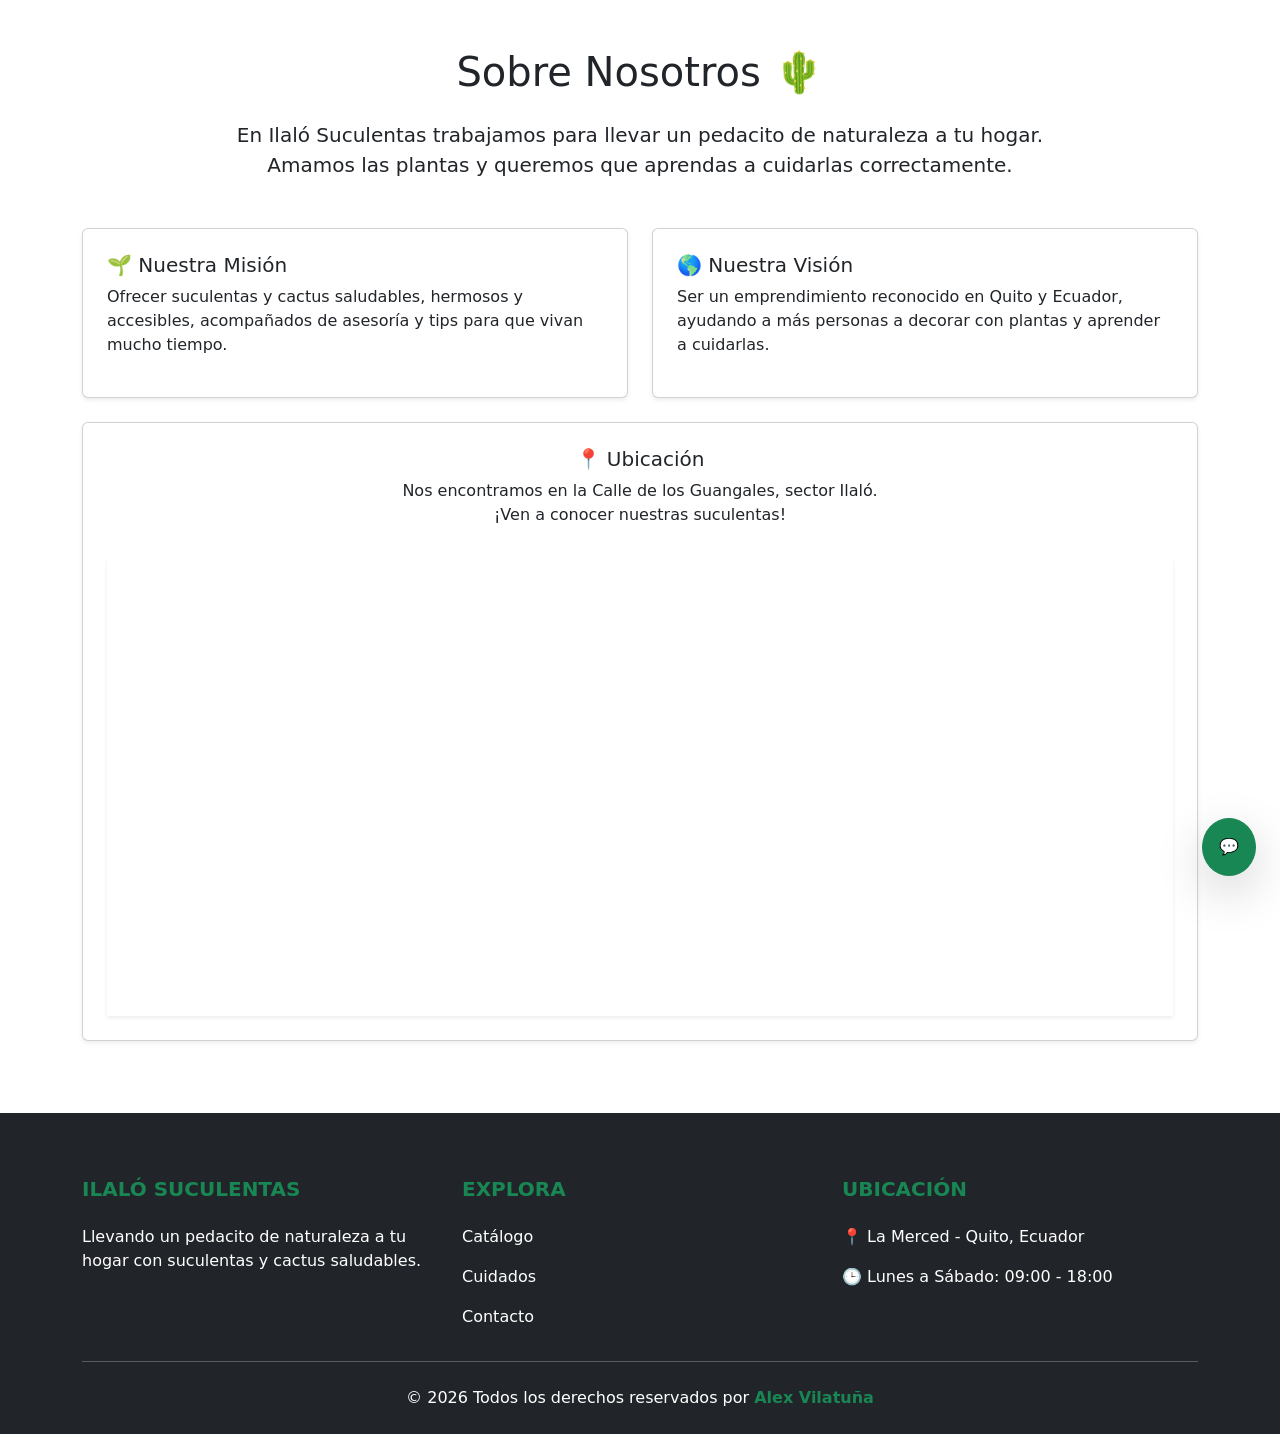
<file: src/main/resources/templates/nosotros.html>
<!doctype html>
<html lang="es" xmlns:th="http://www.thymeleaf.org">

<head>
  <meta charset="utf-8">
  <meta name="viewport" content="width=device-width, initial-scale=1">
  <meta name="description" content="Conoce la historia y misión de Ilaló Suculentas.">

  <title>Nosotros - Ilaló Suculentas</title>

  <link rel="icon" th:href="@{/img/logoSucu.png}" type="image/png">

  <!-- Bootstrap -->
  <link href="https://cdn.jsdelivr.net/npm/bootstrap@5.3.8/dist/css/bootstrap.min.css" rel="stylesheet">

  <!-- CSS -->
  <link rel="stylesheet" th:href="@{/estilos.css}">

  <!-- Google Fonts -->
  <link rel="preconnect" href="https://fonts.googleapis.com">
  <link rel="preconnect" href="https://fonts.gstatic.com" crossorigin>
  <link href="https://fonts.googleapis.com/css2?family=Poppins:wght@400;600;700&display=swap" rel="stylesheet">
</head>

<body>

  <!-- NAVBAR -->
   <!-- !HEADER -->
  <!-- Inyección automática del menú maestro desde index -->
<header th:replace="~{index :: header-nav}"></header>

  <!-- CONTENIDO -->
  <section class="container my-5">

    <h1 class="text-center mb-4">Sobre Nosotros 🌵</h1>

    <p class="lead text-center col-md-9 mx-auto">
      En <strong>Ilaló Suculentas</strong> trabajamos para llevar un pedacito
      de naturaleza a tu hogar. Amamos las plantas y queremos que aprendas
      a cuidarlas correctamente.
    </p>

    <div class="row mt-5">

      <!-- MISIÓN -->
      <div class="col-md-6 mb-4">
        <div class="card shadow-sm h-100 p-4">

          <h3 class="h5">🌱 Nuestra Misión</h3>

          <p>
            Ofrecer suculentas y cactus saludables, hermosos y accesibles,
            acompañados de asesoría y tips para que vivan mucho tiempo.
          </p>

        </div>
      </div>

      <!-- VISIÓN -->
      <div class="col-md-6 mb-4">
        <div class="card shadow-sm h-100 p-4">

          <h3 class="h5">🌎 Nuestra Visión</h3>

          <p>
            Ser un emprendimiento reconocido en Quito y Ecuador,
            ayudando a más personas a decorar con plantas y aprender a cuidarlas.
          </p>

        </div>
      </div>

      <!-- UBICACIÓN -->
      <div class="col-md-12 mb-4">
        <div class="card shadow-sm h-100 p-4 text-center">

          <h3 class="h5">📍 Ubicación</h3>

          <p>
            Nos encontramos en la Calle de los Guangales, sector Ilaló. <br>
            ¡Ven a conocer nuestras suculentas!
          </p>

          <!-- MAPA -->
          <div class="contenedor-mapa mt-3 shadow-sm">

            <iframe
              width="100%"
              height="450"
              style="border:0;"
              loading="lazy"
              allowfullscreen
              referrerpolicy="no-referrer-when-downgrade"
              src="https://www.google.com/maps?q=-0.291099,-78.402844&hl=es&z=18&output=embed">
            </iframe>

          </div>

        </div>
      </div>

    </div>

  </section>

  <!-- BOTÓN WHATSAPP -->
  <a href="https://wa.me/593979084293"
     target="_blank"
     rel="noopener noreferrer"
     class="btn btn-success position-fixed bottom-0 end-0 m-4 shadow-lg rounded-circle p-3">

    💬

  </a>

  <!-- FOOTER -->
  <footer class="bg-dark text-white pt-5 pb-4">

    <div class="container text-center text-md-start">

      <div class="row">

        <!-- INFO -->
        <div class="col-md-4 mx-auto mt-3">

          <h5 class="text-uppercase mb-4 fw-bold text-success">
            Ilaló Suculentas
          </h5>

          <p>
            Llevando un pedacito de naturaleza a tu hogar con suculentas y cactus saludables.
          </p>

        </div>

        <!-- LINKS -->
        <div class="col-md-4 mx-auto mt-3">

          <h5 class="text-uppercase mb-4 fw-bold text-success">
            Explora
          </h5>

          <p>
            <a th:href="@{/catalogo}" class="text-white text-decoration-none">
              Catálogo
            </a>
          </p>

          <p>
            <a th:href="@{/cuidados}" class="text-white text-decoration-none">
              Cuidados
            </a>
          </p>

          <p>
            <a th:href="@{/contacto}" class="text-white text-decoration-none">
              Contacto
            </a>
          </p>

        </div>

        <!-- UBICACIÓN -->
        <div class="col-md-4 mx-auto mt-3">

          <h5 class="text-uppercase mb-4 fw-bold text-success">
            Ubicación
          </h5>

          <p>📍 La Merced - Quito, Ecuador</p>
          <p>🕒 Lunes a Sábado: 09:00 - 18:00</p>

        </div>

      </div>

      <hr class="mb-4">

      <!-- COPYRIGHT -->
      <div class="row">
        <div class="col text-center">

          <p class="mb-0">
            © 2026 Todos los derechos reservados por
            <strong class="text-success">Alex Vilatuña</strong>
          </p>

        </div>
      </div>

    </div>

  </footer>

  <!-- Bootstrap JS -->
  <script src="https://cdn.jsdelivr.net/npm/bootstrap@5.3.8/dist/js/bootstrap.bundle.min.js"></script>
<!-- Vinculación del archivo de lógica interactiva JS -->
<script th:src="@{/script.js}"></script>

</body>
</html>
</file>
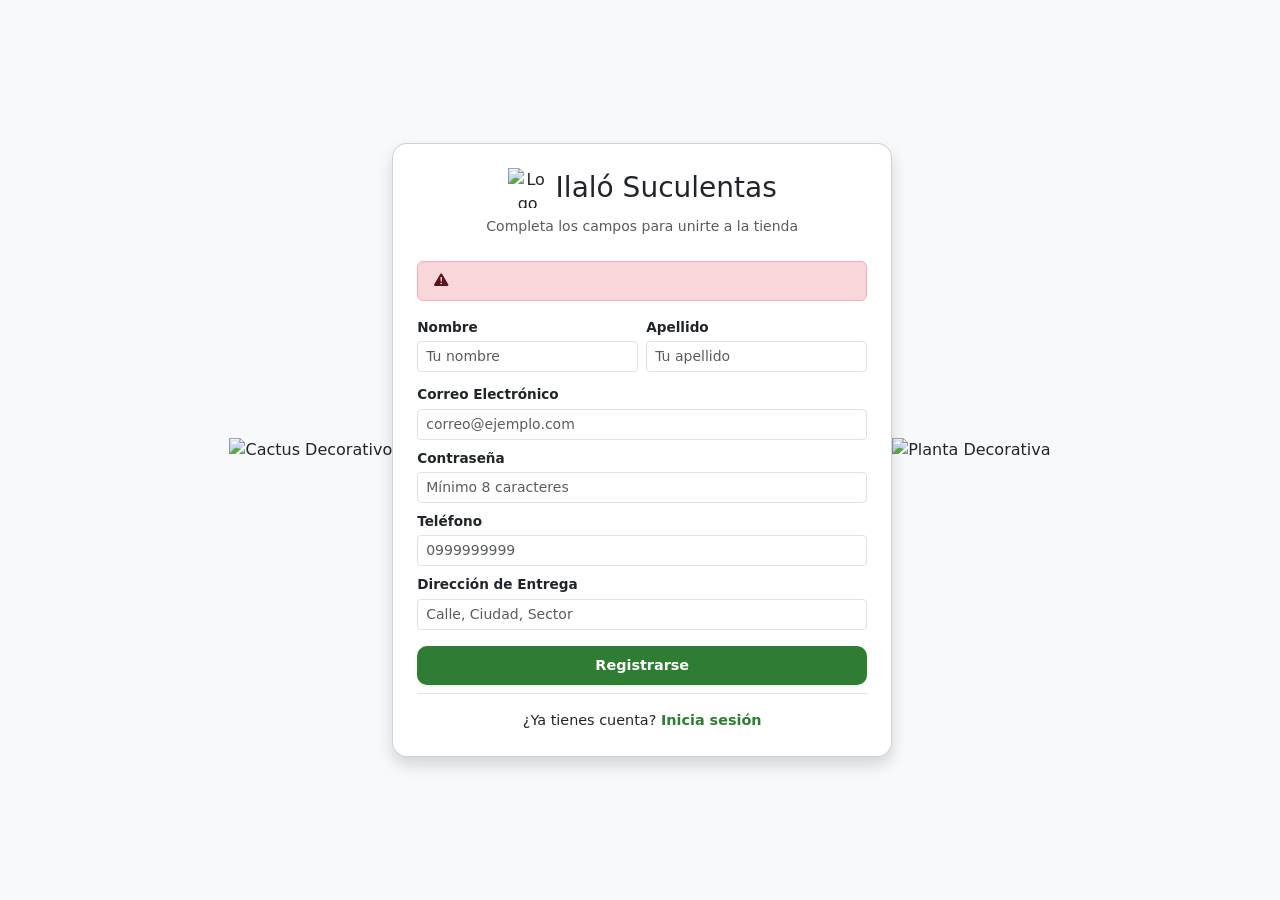
<file: src/main/resources/templates/registro.html>
<!DOCTYPE html>
<html lang="es" xmlns:th="http://www.thymeleaf.org">
<head>
    <meta charset="UTF-8">
    <meta name="viewport" content="width=device-width, initial-scale=1.0">
    <title>Registro - Ilaló Suculentas</title>

    <!-- Bootstrap -->
    <link href="https://cdn.jsdelivr.net/npm/bootstrap@5.3.3/dist/css/bootstrap.min.css" rel="stylesheet">

    <!-- Bootstrap Icons -->
    <link href="https://cdn.jsdelivr.net/npm/bootstrap-icons@1.11.3/font/bootstrap-icons.css" rel="stylesheet">

    <!-- Tus estilos -->
    <link rel="stylesheet" th:href="@{/estilos.css}">

    <script src="https://cdn.jsdelivr.net/npm/bootstrap@5.3.3/dist/js/bootstrap.bundle.min.js"></script>
</head>

<body class="bg-light d-flex align-items-center justify-content-center" style="min-height: 100vh;">

    <!-- Manchas decorativas -->
    <div class="mancha-fondo-login mancha-uno d-none d-lg-block"></div>
    <div class="mancha-fondo-login mancha-dos d-none d-lg-block"></div>
    <div class="mancha-fondo-login mancha-tres d-none d-lg-block"></div>

    <!-- Cactus izquierdo -->
    <img th:src="@{/img/cactus1-izq.png}"
         alt="Cactus Decorativo"
         class="img-decorativa-login decorativa-izq d-none d-lg-block">

    <!-- Tarjeta -->
    <div class="card shadow my-4"
         style="width:100%; max-width:500px; border-radius:15px; position:relative; z-index:2;">

        <div class="card-body p-4">

            <!-- Logo -->
            <div class="text-center mb-4 login-header-brand">

                <div class="d-flex align-items-center justify-content-center mb-2 branding-wrapper">

                    <img th:src="@{/img/logoSucu.png}"
                         alt="Logo Ilaló Suculentas"
                         width="40"
                         height="40"
                         class="me-2 brand-logo-circle">

                    <h3 class="brand-text-title mb-0">
                        Ilaló Suculentas
                    </h3>

                </div>

                <p class="text-muted small mb-0">
                    Completa los campos para unirte a la tienda
                </p>

            </div>

            <!-- Error correo duplicado -->
            <div th:if="${errorEmail}"
                 class="alert alert-danger py-2"
                 role="alert"
                 style="font-size:0.9rem;">

                <i class="bi bi-exclamation-triangle-fill me-2"></i>

                <span th:text="${errorEmail}"></span>

            </div>

            <!-- Formulario -->
           <!-- Formulario -->
<form th:action="@{/registro}"
      th:object="${usuario}"
      method="post"
      class="w-100 text-start login-header-brand"
      style="font-size:0.85rem;">

    <!-- Nombre y apellido -->
    <div class="row g-2 mb-2">
        <!-- Nombre -->
        <div class="col-6">
            <label for="nombre" class="form-label mb-1 fw-semibold">Nombre</label>
            <input type="text"
                   th:field="*{nombre}"
                   class="form-control form-control-sm login-input-compact"
                   th:errorclass="is-invalid"
                   id="nombre"
                   placeholder="Tu nombre">
            <div th:if="${#fields.hasErrors('nombre')}"
                 th:errors="*{nombre}"
                 class="text-danger small fw-bold mt-1"
                 style="font-size: 0.75rem; line-height: 1.2;">
            </div>
        </div>

        <!-- Apellido -->
        <div class="col-6">
            <label for="apellido" class="form-label mb-1 fw-semibold">Apellido</label>
            <input type="text"
                   th:field="*{apellido}"
                   class="form-control form-control-sm login-input-compact"
                   th:errorclass="is-invalid"
                   id="apellido"
                   placeholder="Tu apellido">
            <div th:if="${#fields.hasErrors('apellido')}"
                 th:errors="*{apellido}"
                 class="text-danger small fw-bold mt-1"
                 style="font-size: 0.75rem; line-height: 1.2;">
            </div>
        </div>
    </div>

    <!-- Email -->
    <div class="mb-2">
        <label for="email" class="form-label mb-1 fw-semibold">Correo Electrónico</label>
        <input type="email"
               th:field="*{email}"
               class="form-control form-control-sm login-input-compact"
               th:errorclass="is-invalid"
               id="email"
               placeholder="correo@ejemplo.com">
        <div th:if="${#fields.hasErrors('email')}"
             th:errors="*{email}"
             class="text-danger small fw-bold mt-1"
             style="font-size: 0.75rem; line-height: 1.2;">
        </div>
    </div>

    <!-- Contraseña -->
    <div class="mb-2">
        <label for="password" class="form-label mb-1 fw-semibold">Contraseña</label>
        <input type="password"
               th:field="*{password}"
               class="form-control form-control-sm login-input-compact"
               th:errorclass="is-invalid"
               id="password"
               placeholder="Mínimo 8 caracteres">
        <div th:if="${#fields.hasErrors('password')}"
             th:errors="*{password}"
             class="text-danger small fw-bold mt-1"
             style="font-size: 0.75rem; line-height: 1.2;">
        </div>
    </div>

        <!-- Teléfono -->
    <div class="mb-2">
        <label for="telefono" class="form-label mb-1 fw-semibold">Teléfono</label>
        <input type="text"
               th:field="*{telefono}"
               class="form-control form-control-sm login-input-compact"
               th:errorclass="is-invalid"
               id="telefono"
               placeholder="0999999999">
        <div th:if="${#fields.hasErrors('telefono')}"
             th:errors="*{telefono}"
             class="text-danger small fw-bold mt-1"
             style="font-size: 0.75rem; line-height: 1.2;">
        </div>
    </div>

    <!-- Dirección -->
    <div class="mb-3">
        <label for="direccion" class="form-label mb-1 fw-semibold">Dirección de Entrega</label>
        <input type="text"
               th:field="*{direccion}"
               class="form-control form-control-sm login-input-compact"
               th:errorclass="is-invalid"
               id="direccion"
               placeholder="Calle, Ciudad, Sector">
        <div th:if="${#fields.hasErrors('direccion')}"
             th:errors="*{direccion}"
             class="text-danger small fw-bold mt-1"
             style="font-size: 0.75rem; line-height: 1.2;">
        </div>
    </div>


    <!-- Botón -->
    <button type="submit"
            class="btn w-100 text-white fw-bold py-2 mb-2 shadow-sm"
            style="background-color:#2e7d32; border-radius:10px; font-size:0.9rem;">
        Registrarse
    </button>
</form>


            <!-- Ir al login -->
            <div class="text-center border-top pt-3"
                 style="font-size:0.9rem;">

                <span>¿Ya tienes cuenta?</span>

                <a th:href="@{/login}"
                   class="fw-semibold text-decoration-none"
                   style="color:#2e7d32;">

                    Inicia sesión

                </a>

            </div>

        </div>

    </div>

    <!-- Cactus derecho -->
    <img th:src="@{/img/cactus1-der.png}"
         alt="Planta Decorativa"
         class="img-decorativa-login decorativa-der d-none d-lg-block">

</body>
</html>
</file>
